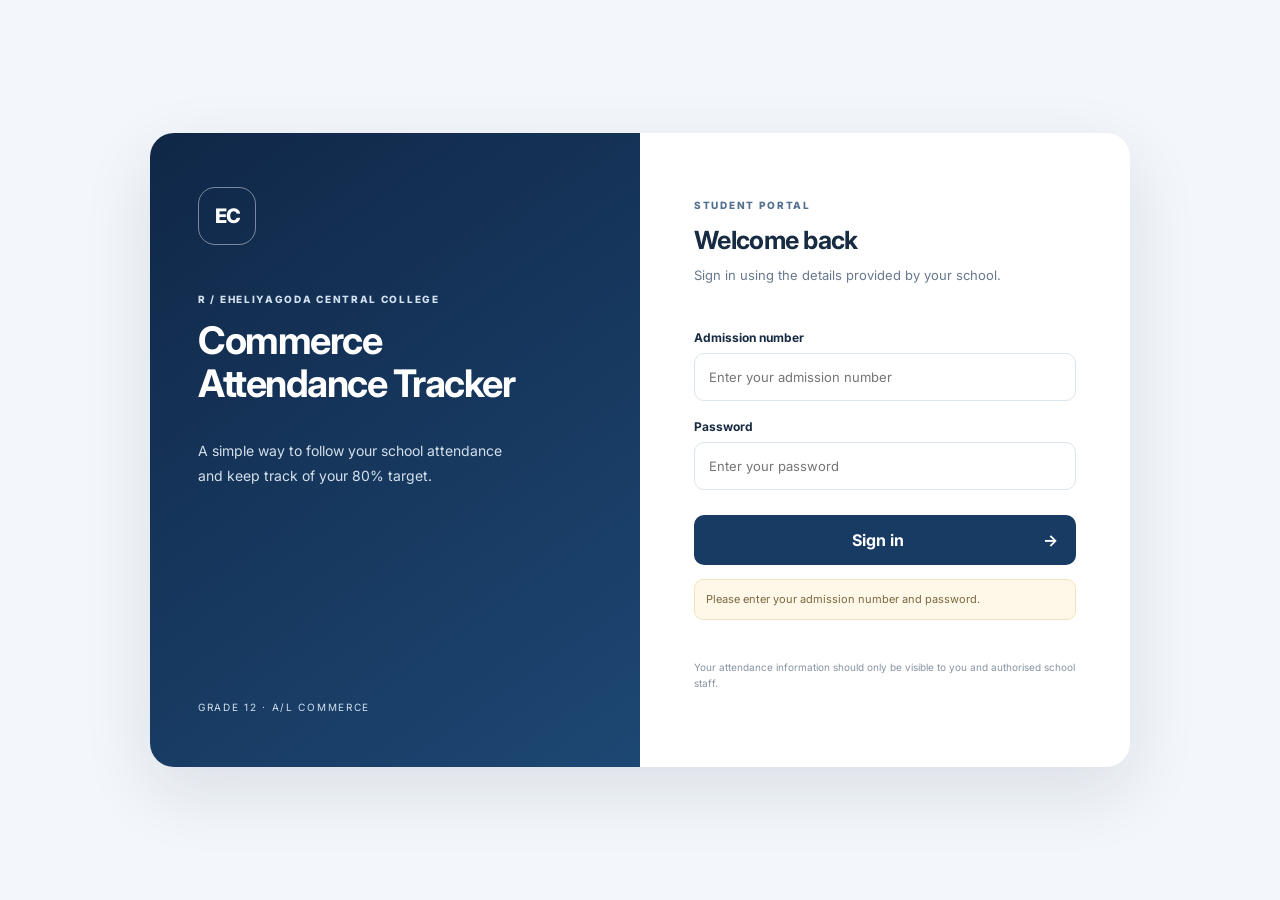
<file: index.html>
<!DOCTYPE html>
<html lang="en">
<head>
  <meta charset="UTF-8">
  <meta name="viewport" content="width=device-width, initial-scale=1.0">
  <title>Student Login | R/Eheliyagoda Central College</title>
  <link rel="stylesheet" href="styles.css">
</head>
<body class="login-page">
  <main class="login-shell">
    <section class="brand-panel">
      <div class="brand-mark">EC</div>
      <p class="eyebrow">R / EHELIYAGODA CENTRAL COLLEGE</p>
      <h1>Commerce<br>Attendance Tracker</h1>
      <p class="brand-copy">A simple way to follow your school attendance and keep track of your 80% target.</p>
      <div class="brand-footer">GRADE 12 · A/L COMMERCE</div>
    </section>

    <section class="login-panel">
      <div class="mobile-brand">EC · EHELIYAGODA CENTRAL COLLEGE</div>
      <p class="eyebrow dark">STUDENT PORTAL</p>
      <h2>Welcome back</h2>
      <p class="muted">Sign in using the details provided by your school.</p>

      <form id="loginForm">
        <label for="admission">Admission number</label>
        <input id="admission" name="admission" type="text"
          autocomplete="username"
          placeholder="Enter your admission number" required>

        <label for="password">Password</label>
        <input id="password" name="password" type="password"
          autocomplete="current-password"
          placeholder="Enter your password" required>

        <button class="primary-btn" id="loginButton" type="submit">
          Sign in <span aria-hidden="true">→</span>
        </button>

        <p id="loginMessage" class="form-message" role="status">
          Please enter your admission number and password.
        </p>
      </form>

      <p class="privacy-note">
        Your attendance information should only be visible to you and authorised school staff.
      </p>
    </section>
  </main>

  <script type="module">
    import { createClient } from
      "https://esm.sh/@supabase/supabase-js@2";

    const SUPABASE_URL =
      "https://rnbgggtivkdytccpzvsg.supabase.co";

    const SUPABASE_PUBLISHABLE_KEY =
      "sb_publishable_Q0gvzQVL7njaiPGlsafH0g_1SA5qrZt";

    const supabase = createClient(
      SUPABASE_URL,
      SUPABASE_PUBLISHABLE_KEY
    );

    const form = document.getElementById("loginForm");
    const message = document.getElementById("loginMessage");
    const button = document.getElementById("loginButton");

    form.addEventListener("submit", async (event) => {
      event.preventDefault();

      const admissionNumber =
        document.getElementById("admission").value.trim();

      const password =
        document.getElementById("password").value;

      message.textContent = "Signing in...";
      button.disabled = true;

      try {
        const { data, error } =
          await supabase.functions.invoke("student-login", {
            body: {
              admission_number: admissionNumber,
              password: password
            }
          });

        if (error) {
          let errorMessage = error.message;

          if (error.context && typeof error.context.json === "function") {
            try {
              const details = await error.context.json();
              errorMessage =
                details.error || details.message || errorMessage;
            } catch (_) {}
          }

          throw new Error(errorMessage);
        }

        if (!data || !data.success || !data.session) {
          throw new Error("Login could not be completed.");
        }

        const { error: sessionError } =
          await supabase.auth.setSession({
            access_token: data.session.access_token,
            refresh_token: data.session.refresh_token
          });

        if (sessionError) {
          throw sessionError;
        }

        message.textContent = "Login successful! Opening dashboard...";

        window.location.href = "dashboard.html";

      } catch (error) {
        console.error("Login error:", error);

        message.textContent =
          error.message || "Login failed. Please try again.";

      } finally {
        button.disabled = false;
      }
    });
  </script>
</body>
</html>
</file>
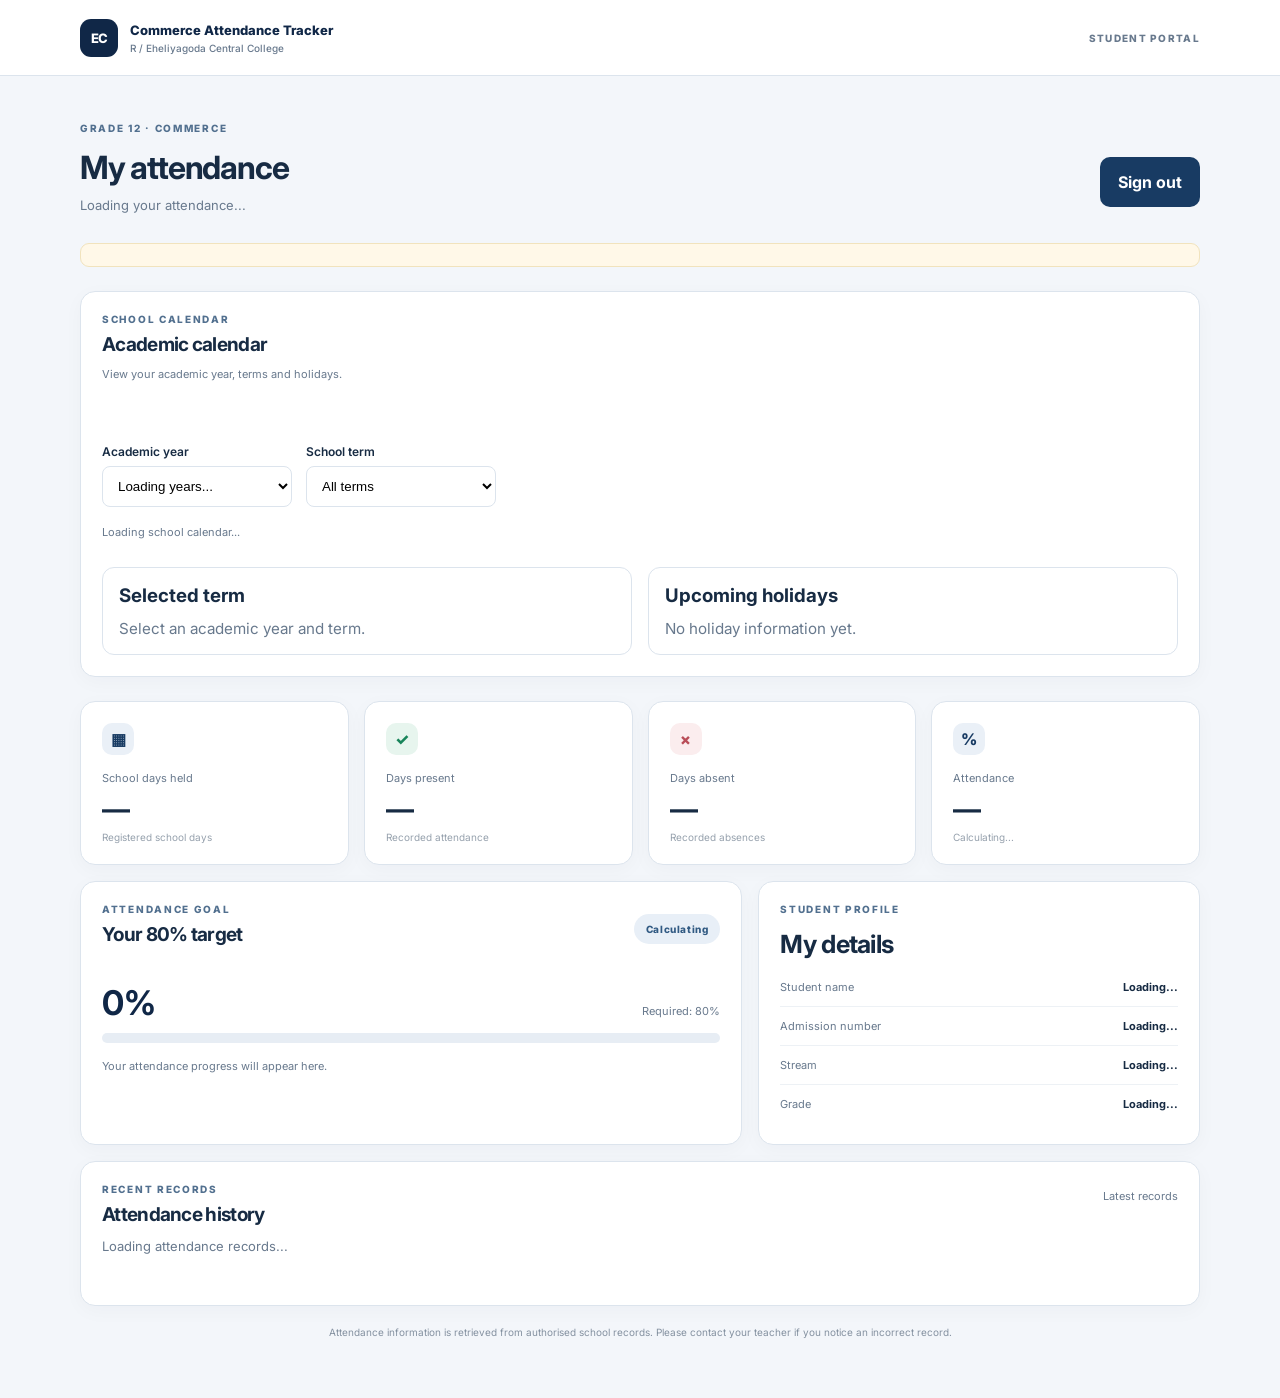
<file: dashboard.html>
<!DOCTYPE html>
<html lang="en">
<head>
  <meta charset="UTF-8">
  <meta name="viewport" content="width=device-width, initial-scale=1.0">
  <title>My Attendance | Commerce Attendance Tracker</title>
  <link rel="stylesheet" href="styles.css">

  <style>
    .calendar-panel { margin: 24px 0; }
    .calendar-controls { display:flex; gap:14px; flex-wrap:wrap; margin:16px 0; }
    .calendar-controls label { display:block; font-weight:600; margin-bottom:7px; }
    .calendar-controls select { min-width:190px; max-width:100%; padding:11px; border:1px solid #dce4ed; border-radius:8px; background:#fff; }
    .calendar-grid { display:grid; grid-template-columns:repeat(auto-fit,minmax(220px,1fr)); gap:16px; margin-top:18px; }
    .calendar-card { padding:16px; border:1px solid #dce4ed; border-radius:12px; background:#fff; }
    .calendar-card h3 { margin:0 0 12px; }
    .calendar-item { padding:10px 0; border-bottom:1px solid #edf1f5; }
    .calendar-item:last-child { border-bottom:0; }
    .calendar-item strong { display:block; }
    .calendar-item small { color:#68798d; }
    .calendar-empty { color:#68798d; font-size:.95rem; }
  </style>
</head>

<body>
  <header class="topbar">
    <a class="brand-small" href="index.html">
      <span class="brand-mark small">EC</span>
      <span>Commerce Attendance Tracker
        <small>R / Eheliyagoda Central College</small>
      </span>
    </a>
    <span class="portal-label">STUDENT PORTAL</span>
  </header>

  <main class="dashboard-wrap">
    <div class="welcome-row">
      <div>
        <p class="eyebrow dark">GRADE 12 · COMMERCE</p>
        <h1>My attendance</h1>
        <p class="muted" id="welcomeMessage">Loading your attendance...</p>
      </div>
      <button id="logoutButton" class="primary-btn" type="button">Sign out</button>
    </div>

    <p id="dashboardMessage" class="form-message" role="status"></p>

    <section class="panel calendar-panel">
      <div class="panel-heading">
        <div>
          <p class="eyebrow dark">SCHOOL CALENDAR</p>
          <h2>Academic calendar</h2>
          <p class="muted small-text">View your academic year, terms and holidays.</p>
        </div>
      </div>

      <div class="calendar-controls">
        <div>
          <label for="academicYearSelect">Academic year</label>
          <select id="academicYearSelect"><option value="">Loading years...</option></select>
        </div>
        <div>
          <label for="termSelect">School term</label>
          <select id="termSelect"><option value="">All terms</option></select>
        </div>
      </div>

      <p id="calendarMessage" class="muted small-text" role="status">Loading school calendar...</p>

      <div class="calendar-grid">
        <div class="calendar-card">
          <h3>Selected term</h3>
          <div id="selectedTermDetails" class="calendar-empty">Select an academic year and term.</div>
        </div>
        <div class="calendar-card">
          <h3>Upcoming holidays</h3>
          <div id="upcomingHolidays" class="calendar-empty">No holiday information yet.</div>
        </div>
      </div>
    </section>

    <section class="stats-grid">
      <article class="stat-card">
        <span class="stat-icon">▦</span>
        <p class="stat-label">School days held</p>
        <strong id="schoolDays">—</strong>
        <small>Registered school days</small>
      </article>

      <article class="stat-card">
        <span class="stat-icon green">✓</span>
        <p class="stat-label">Days present</p>
        <strong id="presentDays">—</strong>
        <small>Recorded attendance</small>
      </article>

      <article class="stat-card">
        <span class="stat-icon red">×</span>
        <p class="stat-label">Days absent</p>
        <strong id="absentDays">—</strong>
        <small>Recorded absences</small>
      </article>

      <article class="stat-card">
        <span class="stat-icon">%</span>
        <p class="stat-label">Attendance</p>
        <strong id="attendanceRate">—</strong>
        <small id="attendanceSummary">Calculating...</small>
      </article>
    </section>

    <section class="content-grid">
      <article class="panel target-panel">
        <div class="panel-heading">
          <div>
            <p class="eyebrow dark">ATTENDANCE GOAL</p>
            <h2>Your 80% target</h2>
          </div>
          <span class="status-pill" id="targetStatus">Calculating</span>
        </div>

        <div class="progress-meta">
          <strong id="progressPercentage">0%</strong>
          <span>Required: 80%</span>
        </div>

        <div class="progress-track">
          <div class="progress-fill" id="progressFill" style="width:0%"></div>
        </div>

        <p class="muted small-text" id="targetMessage">
          Your attendance progress will appear here.
        </p>
      </article>

      <article class="panel profile-panel">
        <p class="eyebrow dark">STUDENT PROFILE</p>
        <h2>My details</h2>

        <div class="profile-line">
          <span>Student name</span>
          <strong id="studentName">Loading...</strong>
        </div>
        <div class="profile-line">
          <span>Admission number</span>
          <strong id="admissionNumber">Loading...</strong>
        </div>
        <div class="profile-line">
          <span>Stream</span>
          <strong id="studentStream">Loading...</strong>
        </div>
        <div class="profile-line">
          <span>Grade</span>
          <strong id="studentGrade">Loading...</strong>
        </div>
      </article>
    </section>

    <section class="panel history-panel">
      <div class="panel-heading">
        <div>
          <p class="eyebrow dark">RECENT RECORDS</p>
          <h2>Attendance history</h2>
        </div>
        <span class="muted small-text">Latest records</span>
      </div>

      <div id="historyList">
        <p class="muted">Loading attendance records...</p>
      </div>
    </section>

    <p class="disclaimer">
      Attendance information is retrieved from authorised school records.
      Please contact your teacher if you notice an incorrect record.
    </p>
  </main>

  <script type="module">
    import { createClient } from "https://esm.sh/@supabase/supabase-js@2";

    const SUPABASE_URL = "https://rnbgggtivkdytccpzvsg.supabase.co";
    const SUPABASE_PUBLISHABLE_KEY = "sb_publishable_Q0gvzQVL7njaiPGlsafH0g_1SA5qrZt";

    const supabase = createClient(SUPABASE_URL, SUPABASE_PUBLISHABLE_KEY);
    const el = (id) => document.getElementById(id);

    let allSchoolDays = [];
    let allAttendance = [];
    let allTerms = [];
    let allHolidays = [];
    let allAcademicYears = [];

    function showMessage(message) {
      el("dashboardMessage").textContent = message;
    }

    function formatDate(dateString) {
      return new Date(dateString + "T00:00:00").toLocaleDateString("en-GB", {
        day: "2-digit",
        month: "short",
        year: "numeric"
      });
    }

    function todayString() {
      const parts = new Intl.DateTimeFormat("en-CA", {
        timeZone: "Asia/Colombo",
        year: "numeric",
        month: "2-digit",
        day: "2-digit"
      }).formatToParts(new Date());

      const values = {};
      parts.forEach(part => {
        values[part.type] = part.value;
      });

      return `${values.year}-${values.month}-${values.day}`;
    }

    function getWeekday(dateString) {
      return new Date(dateString + "T00:00:00").getDay();
    }

    function isWeekend(dateString) {
      const day = getWeekday(dateString);
      return day === 0 || day === 6;
    }

    function isHoliday(dateString, academicYearId) {
      return allHolidays.some(holiday =>
        holiday.holiday_date === dateString &&
        (
          holiday.academic_year_id === null ||
          String(holiday.academic_year_id) === String(academicYearId)
        )
      );
    }

    function isValidSchoolDay(day, academicYearId) {
      if (!day.is_school_day) return false;

      // Weekends count only when explicitly marked as special school days.
      if (isWeekend(day.school_date) && !day.is_special_school_day) {
        return false;
      }

      // A recorded holiday must not be counted as a school day.
      if (isHoliday(day.school_date, academicYearId)) {
        return false;
      }

      return true;
    }

    function addHistoryRecord(date, status) {
      const row = document.createElement("div");
      row.className = "history-row";

      const dot = document.createElement("span");
      dot.className = "date-dot " + (status === "present" ? "present" : "absent");

      const dateText = document.createElement("span");
      dateText.textContent = formatDate(date);

      const statusText = document.createElement("strong");
      statusText.className = status === "present" ? "present-text" : "absent-text";
      statusText.textContent = status.charAt(0).toUpperCase() + status.slice(1);

      row.append(dot, dateText, statusText);
      el("historyList").appendChild(row);
    }

    function renderCalendar() {
      const yearId = el("academicYearSelect").value;
      const termId = el("termSelect").value;

      const year = allAcademicYears.find(item => String(item.id) === yearId);
      const termsForYear = allTerms.filter(term =>
        String(term.academic_year_id) === yearId
      );

      const selectedTerm = termsForYear.find(term =>
        String(term.id) === termId
      ) || null;

      if (!year) {
        el("selectedTermDetails").textContent = "No academic year has been added yet.";
        el("upcomingHolidays").textContent = "No holiday information available.";
        el("calendarMessage").textContent = "Your school has not added an academic year yet.";
        renderAttendance(null, null);
        return;
      }

      const rangeStart = selectedTerm?.start_date || year.start_date;
      const rangeEnd = selectedTerm?.end_date || year.end_date;

      el("selectedTermDetails").replaceChildren();

      const title = document.createElement("strong");
      title.textContent = selectedTerm ? selectedTerm.term_name : "All terms";

      const dates = document.createElement("p");
      dates.className = "muted";
      dates.textContent = formatDate(rangeStart) + " – " + formatDate(rangeEnd);

      const yearText = document.createElement("p");
      yearText.className = "muted small-text";
      yearText.textContent = "Academic year: " + year.year_name;

      el("selectedTermDetails").append(title, dates, yearText);

      const holidays = allHolidays
        .filter(item =>
          item.academic_year_id === null ||
          String(item.academic_year_id) === yearId
        )
        .filter(item =>
          item.holiday_date >= rangeStart &&
          item.holiday_date <= rangeEnd
        )
        .filter(item => item.holiday_date >= todayString())
        .sort((a, b) => a.holiday_date.localeCompare(b.holiday_date));

      el("upcomingHolidays").replaceChildren();

      if (holidays.length === 0) {
        el("upcomingHolidays").textContent =
          "No upcoming holidays recorded for this period.";
      } else {
        holidays.forEach(holiday => {
          const item = document.createElement("div");
          item.className = "calendar-item";

          const name = document.createElement("strong");
          name.textContent = holiday.holiday_name;

          const date = document.createElement("small");
          date.textContent =
            formatDate(holiday.holiday_date) + " · " + holiday.holiday_type;

          item.append(name, date);
          el("upcomingHolidays").appendChild(item);
        });
      }

      el("calendarMessage").textContent =
        "Weekends are excluded unless your teacher marks them as special school days. Registered holidays are excluded from attendance calculations.";

      renderAttendance(
        { start: rangeStart, end: rangeEnd },
        year.id
      );
    }

    function renderAttendance(range, academicYearId) {
      const days = allSchoolDays.filter(day => {
        const inRange = !range ||
          (day.school_date >= range.start && day.school_date <= range.end);

        return inRange && isValidSchoolDay(day, academicYearId);
      });

      const validDates = new Set(days.map(day => day.school_date));

      const records = allAttendance.filter(record => {
        const inRange = !range ||
          (record.school_date >= range.start && record.school_date <= range.end);

        return inRange && validDates.has(record.school_date);
      });

      const present = records.filter(record => record.status === "present").length;
      const absent = records.filter(record => record.status === "absent").length;
      const totalDays = days.length;

      const percentage = totalDays > 0
        ? (present / totalDays) * 100
        : 0;

      const roundedPercentage = Math.round(percentage);

      el("schoolDays").textContent = totalDays;
      el("presentDays").textContent = present;
      el("absentDays").textContent = absent;
      el("attendanceRate").textContent = roundedPercentage + "%";
      el("attendanceSummary").textContent =
        present + " of " + totalDays + " school days";

      el("progressPercentage").textContent = roundedPercentage + "%";
      el("progressFill").style.width = Math.min(percentage, 100) + "%";

      if (totalDays === 0) {
        el("targetStatus").textContent = "No school days";
        el("targetMessage").textContent =
          "No valid school days have been registered for this period yet.";
      } else if (percentage >= 80) {
        el("targetStatus").textContent = "Target reached";
        el("targetMessage").textContent =
          "You have reached the 80% attendance target for this period.";
      } else {
        const needed = Math.max(
          0,
          Math.ceil((0.8 * totalDays - present) / 0.2)
        );

        el("targetStatus").textContent = "Below target";
        el("targetMessage").textContent =
          "You need approximately " + needed +
          " consecutive present school days to reach 80%, assuming no additional absences.";
      }

      el("historyList").replaceChildren();

      if (records.length === 0) {
        el("historyList").textContent =
          "No attendance records available for this period yet.";
      } else {
        records.slice()
          .sort((a, b) => b.school_date.localeCompare(a.school_date))
          .slice(0, 10)
          .forEach(record =>
            addHistoryRecord(record.school_date, record.status)
          );
      }
    }

    async function loadCalendar() {
      const [yearsResult, termsResult, holidaysResult] = await Promise.all([
        supabase.from("academic_years")
          .select("id, year_name, start_date, end_date")
          .order("start_date", { ascending: false }),

        supabase.from("school_terms")
          .select("id, academic_year_id, term_name, start_date, end_date")
          .order("start_date"),

        supabase.from("school_holidays")
          .select("id, academic_year_id, holiday_name, holiday_date, holiday_type")
          .order("holiday_date")
      ]);

      if (yearsResult.error) throw yearsResult.error;
      if (termsResult.error) throw termsResult.error;
      if (holidaysResult.error) throw holidaysResult.error;

      allAcademicYears = yearsResult.data || [];
      allTerms = termsResult.data || [];
      allHolidays = holidaysResult.data || [];

      const yearSelect = el("academicYearSelect");
      yearSelect.replaceChildren();

      if (allAcademicYears.length === 0) {
        yearSelect.add(new Option("No academic years", ""));
        el("termSelect").replaceChildren(new Option("All terms", ""));
        renderCalendar();
        return;
      }

      allAcademicYears.forEach(year => {
        yearSelect.add(new Option(year.year_name, year.id));
      });

      const today = todayString();

      const currentYear = allAcademicYears.find(year =>
        year.start_date <= today && year.end_date >= today
      ) || allAcademicYears[0];

      yearSelect.value = String(currentYear.id);
      updateTermOptions(true);
    }

    function updateTermOptions(chooseCurrent) {
      const yearId = el("academicYearSelect").value;

      const terms = allTerms.filter(term =>
        String(term.academic_year_id) === yearId
      );

      const termSelect = el("termSelect");
      termSelect.replaceChildren();
      termSelect.add(new Option("All terms", ""));

      terms.forEach(term => {
        termSelect.add(new Option(term.term_name, term.id));
      });

      if (chooseCurrent) {
        const today = todayString();

        const current = terms.find(term =>
          term.start_date <= today && term.end_date >= today
        );

        if (current) {
          termSelect.value = String(current.id);
        }
      }

      renderCalendar();
    }

    async function loadDashboard() {
      try {
        const { data: sessionData, error: sessionError } =
          await supabase.auth.getSession();

        if (sessionError) throw sessionError;

        const session = sessionData.session;

        if (!session) {
          window.location.replace("index.html");
          return;
        }

        const user = session.user;

        const { data: student, error: studentError } = await supabase
          .from("students")
          .select("id, full_name, admission_number, grade, stream")
          .eq("auth_user_id", user.id)
          .maybeSingle();

        if (studentError) throw studentError;

        if (!student) {
          throw new Error("Student profile not found. Please contact your teacher.");
        }

        el("studentName").textContent = student.full_name;
        el("admissionNumber").textContent = student.admission_number;
        el("studentStream").textContent = student.stream;
        el("studentGrade").textContent = student.grade;

        el("welcomeMessage").textContent =
          "Welcome, " + student.full_name +
          ". Here is your attendance overview.";

        const [daysResult, attendanceResult] = await Promise.all([
          supabase.from("school_days")
            .select("school_date, is_school_day, is_special_school_day")
            .eq("is_school_day", true),

          supabase.from("attendance")
            .select("school_date, status")
            .eq("student_id", student.id)
            .order("school_date", { ascending: false })
        ]);

        if (daysResult.error) throw daysResult.error;
        if (attendanceResult.error) throw attendanceResult.error;

        allSchoolDays = daysResult.data || [];
        allAttendance = attendanceResult.data || [];

        await loadCalendar();

      } catch (error) {
        console.error("Dashboard error:", error);
        showMessage(error.message || "Could not load dashboard data.");
      }
    }

    el("academicYearSelect").addEventListener("change", () => {
      updateTermOptions(true);
    });

    el("termSelect").addEventListener("change", renderCalendar);

    el("logoutButton").addEventListener("click", async () => {
      el("logoutButton").disabled = true;

      const { error } = await supabase.auth.signOut();

      if (error) {
        showMessage("Could not sign out. Please try again.");
        el("logoutButton").disabled = false;
        return;
      }

      window.location.replace("index.html");
    });

    loadDashboard();
  </script>
</body>
</html>
</file>
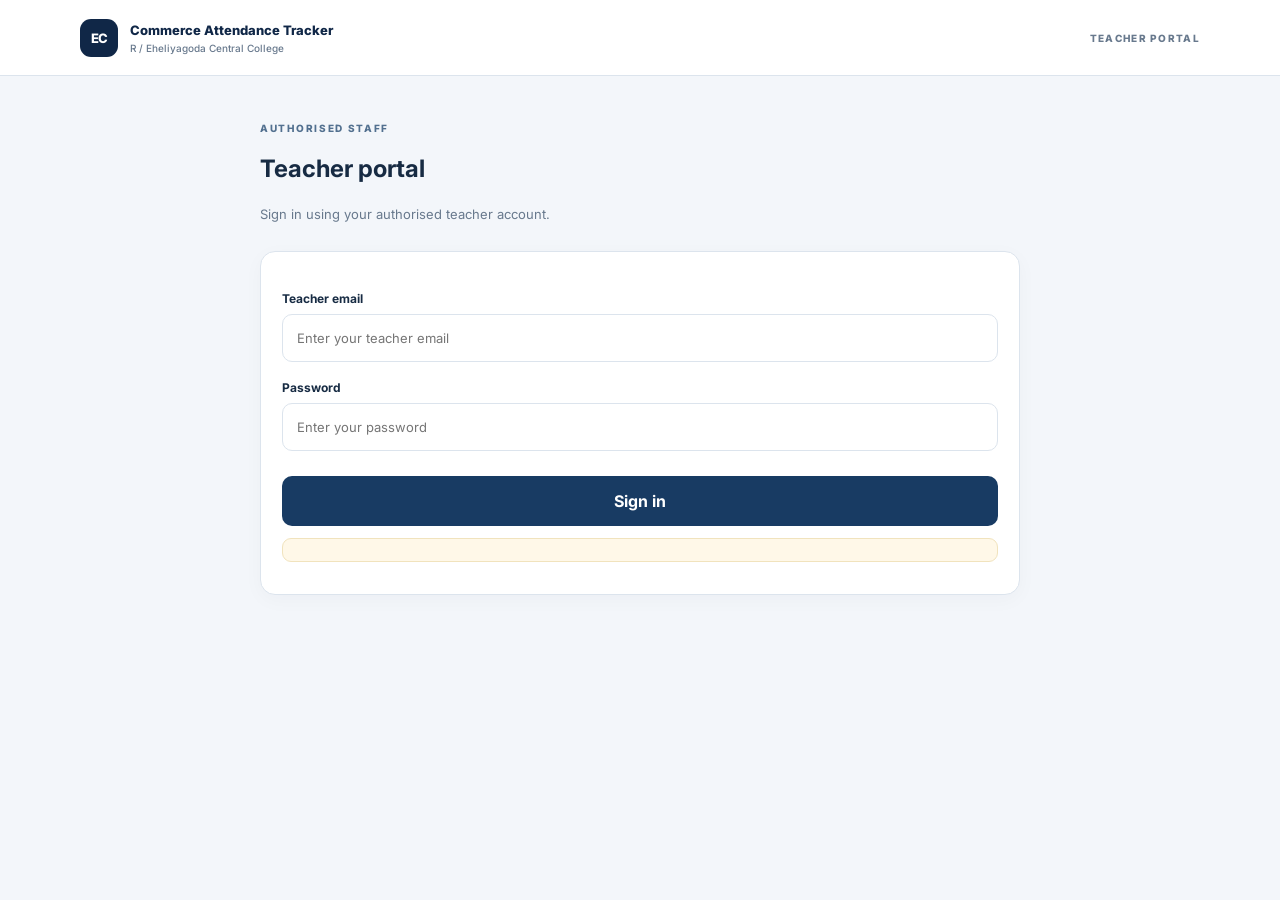
<file: teacher.html>
<!DOCTYPE html>
<html lang="en">
<head>
  <meta charset="UTF-8">
  <meta name="viewport" content="width=device-width, initial-scale=1.0">
  <title>Teacher Portal | Commerce Attendance Tracker</title>
  <link rel="stylesheet" href="styles.css">

  <style>
    .tool-section { margin-top: 24px; }
    .form-message { margin-top: 12px; }
    .qr-result {
      margin-top: 20px;
      padding: 20px;
      border: 1px solid #dce4ed;
      border-radius: 12px;
      text-align: center;
      background: #fff;
    }
    .qr-result canvas {
      display: block;
      margin: 16px auto;
      max-width: 100%;
    }
    .qr-result[hidden] { display: none; }
    .scanner-box {
      margin: 18px 0;
      padding: 18px;
      border: 1px solid #dce4ed;
      border-radius: 12px;
      background: #fff;
    }
    #reader {
      width: 100%;
      max-width: 450px;
      margin: 18px auto;
    }
    #reader video { border-radius: 10px; }
    .scanner-buttons {
      display: flex;
      gap: 10px;
      flex-wrap: wrap;
      margin-top: 15px;
    }
    .scanner-buttons button { flex: 1; min-width: 130px; }
    .scan-message {
      padding: 12px;
      margin-top: 15px;
      border-radius: 8px;
      background: #f3f6fa;
      overflow-wrap: anywhere;
    }
    .scan-message.success { background: #e8f7ed; color: #176b37; }
    .scan-message.error { background: #fff0f0; color: #a32121; }
    .secondary-btn {
      padding: 12px 18px;
      border: 1px solid #183b63;
      border-radius: 8px;
      background: #fff;
      color: #183b63;
      font-weight: 600;
      cursor: pointer;
    }
    button:disabled { opacity: 0.6; cursor: not-allowed; }
    .section-divider {
      margin: 28px 0;
      border: 0;
      border-top: 1px solid #dce4ed;
    }
    .calendar-grid {
      display: grid;
      grid-template-columns: repeat(auto-fit, minmax(230px, 1fr));
      gap: 18px;
      margin-top: 16px;
    }
    .calendar-card {
      padding: 16px;
      border: 1px solid #dce4ed;
      border-radius: 12px;
      background: #fff;
    }
    .calendar-card h4 { margin: 0 0 12px; color: #183b63; }
    .calendar-card label {
      display: block;
      margin: 10px 0 6px;
      font-weight: 600;
    }
    .calendar-card input, .calendar-card select {
      width: 100%;
      box-sizing: border-box;
      margin-bottom: 8px;
    }
    .calendar-list { margin-top: 12px; }
    .calendar-item {
      display: flex;
      justify-content: space-between;
      align-items: center;
      gap: 12px;
      padding: 12px 0;
      border-bottom: 1px solid #e5ebf2;
    }
    .calendar-item:last-child { border-bottom: 0; }
    .calendar-item small {
      display: block;
      color: #68798d;
      margin-top: 4px;
    }
    .calendar-item button { flex-shrink: 0; }
    .calendar-status { margin-top: 10px; color: #68798d; }
  </style>
</head>

<body>

<header class="topbar">
  <a class="brand-small" href="index.html">
    <span class="brand-mark small">EC</span>
    <span>
      Commerce Attendance Tracker
      <small>R / Eheliyagoda Central College</small>
    </span>
  </a>
  <span class="portal-label">TEACHER PORTAL</span>
</header>

<main class="dashboard-wrap narrow">

  <!-- TEACHER LOGIN -->
  <section id="loginSection">
    <p class="eyebrow dark">AUTHORISED STAFF</p>
    <h1>Teacher portal</h1>
    <p class="muted">Sign in using your authorised teacher account.</p>

    <section class="panel">
      <form id="teacherLoginForm">
        <label for="teacherEmail">Teacher email</label>
        <input id="teacherEmail" type="email"
          placeholder="Enter your teacher email"
          autocomplete="username" required>

        <label for="teacherPassword">Password</label>
        <input id="teacherPassword" type="password"
          placeholder="Enter your password"
          autocomplete="current-password" required>

        <button class="primary-btn" id="loginButton" type="submit">
          Sign in
        </button>
        <p id="loginMessage" class="form-message" role="status"></p>
      </form>
    </section>
  </section>

  <!-- TEACHER DASHBOARD -->
  <section id="teacherSection" hidden>
    <p class="eyebrow dark">AUTHORISED STAFF</p>
    <h1>Teacher portal</h1>
    <p class="muted">Commerce Attendance Tracker · Grade 12</p>

    <section class="panel">
      <h2>Welcome, Teacher</h2>
      <p class="muted" id="teacherEmailDisplay"></p>

      <!-- QR SCANNER -->
      <div class="tool-section">
        <h3>Scan Student QR Code</h3>
        <p class="muted">Scan a registered student's QR code to record attendance.</p>

        <div class="scanner-box">
          <div id="reader"></div>

          <div class="scanner-buttons">
            <button class="primary-btn" id="startScannerButton" type="button">
              Start Scanner
            </button>
            <button class="secondary-btn" id="stopScannerButton"
              type="button" disabled>
              Stop Scanner
            </button>
          </div>

          <p id="scanMessage" class="scan-message" role="status" aria-live="polite">
            Press Start Scanner to begin.
          </p>
        </div>
      </div>

      <hr class="section-divider">

      <!-- STUDENT REGISTRATION -->
      <div class="tool-section">
        <h3>Register a New Student</h3>
        <p class="muted">Create a student account and generate their unique QR code.</p>

        <form id="studentForm">
          <label for="admissionNumber">Admission Number</label>
          <input id="admissionNumber" type="text"
            placeholder="Enter admission number" required>

          <label for="fullName">Student Full Name</label>
          <input id="fullName" type="text"
            placeholder="Enter student's full name" required>

          <label for="studentPassword">Student Password</label>
          <input id="studentPassword" type="password"
            placeholder="Create a password (minimum 8 characters)"
            minlength="8" maxlength="128" required>

          <button class="primary-btn" id="createStudentButton" type="submit">
            Create Student Account
          </button>
          <p id="studentMessage" class="form-message" role="status"></p>
        </form>

        <div id="qrResult" class="qr-result" hidden>
          <h3>Student Registered Successfully</h3>
          <p id="registeredStudentName"></p>
          <p class="muted">Student's unique attendance QR code</p>
          <canvas id="qrCanvas"></canvas>
          <p class="muted">Save or print this QR code and give it to the student.</p>
          <button class="primary-btn" id="printQrButton" type="button">
            Print QR Code
          </button>
        </div>
      </div>

      <hr class="section-divider">

      <!-- SCHOOL CALENDAR MANAGEMENT -->
      <div class="tool-section" id="calendarManagement">
        <h3>School Calendar Management</h3>
        <p class="muted">
          Manage academic years, school terms and holidays.
          Students can view this calendar from their dashboard.
        </p>

        <div class="calendar-grid">

          <div class="calendar-card">
            <h4>Add Academic Year</h4>
            <form id="academicYearForm">
              <label for="yearName">Academic year</label>
              <input id="yearName" type="text"
                placeholder="e.g. 2026" required maxlength="20">

              <label for="yearStartDate">Start date</label>
              <input id="yearStartDate" type="date" required>

              <label for="yearEndDate">End date</label>
              <input id="yearEndDate" type="date" required>

              <button class="primary-btn" id="saveYearButton" type="submit">
                Save Academic Year
              </button>
            </form>
            <p class="form-message" id="yearMessage" role="status"></p>
          </div>

          <div class="calendar-card">
            <h4>Add School Term</h4>
            <form id="termForm">
              <label for="termYear">Academic year</label>
              <select id="termYear" required>
                <option value="">Select academic year</option>
              </select>

              <label for="termName">Term name</label>
              <select id="termName" required>
                <option value="">Select term</option>
                <option value="Term 1">Term 1</option>
                <option value="Term 2">Term 2</option>
                <option value="Term 3">Term 3</option>
              </select>

              <label for="termStartDate">Start date</label>
              <input id="termStartDate" type="date" required>

              <label for="termEndDate">End date</label>
              <input id="termEndDate" type="date" required>

              <button class="primary-btn" id="saveTermButton" type="submit">
                Save Term
              </button>
            </form>
            <p class="form-message" id="termMessage" role="status"></p>
          </div>

          <div class="calendar-card">
            <h4>Add Holiday</h4>
            <form id="holidayForm">
              <label for="holidayYear">Academic year (optional)</label>
              <select id="holidayYear">
                <option value="">Not linked to a year</option>
              </select>

              <label for="holidayName">Holiday name</label>
              <input id="holidayName" type="text"
                placeholder="e.g. Public Holiday" required maxlength="100">

              <label for="holidayDate">Holiday date</label>
              <input id="holidayDate" type="date" required>

              <label for="holidayType">Holiday type</label>
              <select id="holidayType" required>
                <option value="Public Holiday">Public Holiday</option>
                <option value="School Holiday">School Holiday</option>
                <option value="Special Holiday">Special Holiday</option>
                <option value="Other">Other</option>
              </select>

              <button class="primary-btn" id="saveHolidayButton" type="submit">
                Save Holiday
              </button>
            </form>
            <p class="form-message" id="holidayMessage" role="status"></p>
          </div>
        </div>

        <!-- SCHOOL DAY MANAGEMENT -->
        <div class="calendar-card" style="margin-top:18px">
          <h4>Manage School Days</h4>
          <p class="muted">
            Mark normal school days, special weekend school days,
            and non-school days.
          </p>

          <form id="schoolDayForm">
            <label for="schoolDayDate">Select date</label>
            <input id="schoolDayDate" type="date" required>

            <label for="schoolDayStatus">Day status</label>
            <select id="schoolDayStatus" required>
              <option value="school">School Day</option>
              <option value="non-school">Non-school Day</option>
            </select>

            <button class="primary-btn" id="saveSchoolDayButton" type="submit">
              Save School Day
            </button>
          </form>

          <p id="schoolDayMessage" class="form-message" role="status"></p>

          <hr class="section-divider">

          <h4>Saved School Days</h4>
          <div id="schoolDaysList" class="calendar-list">Loading...</div>
        </div>

        <div class="calendar-card" style="margin-top:18px">
          <h4>Saved Academic Years</h4>
          <div id="academicYearsList" class="calendar-list">Loading...</div>
        </div>

        <div class="calendar-card" style="margin-top:18px">
          <h4>Saved School Terms</h4>
          <div id="schoolTermsList" class="calendar-list">Loading...</div>
        </div>

        <div class="calendar-card" style="margin-top:18px">
          <h4>Saved Holidays</h4>
          <div id="schoolHolidaysList" class="calendar-list">Loading...</div>
        </div>

        <p id="calendarLoadMessage" class="calendar-status" role="status"></p>
      </div>

      <!-- OTHER TOOLS -->
      <h3>Other Teacher Tools</h3>
      <ul class="feature-list">
        <li>View registered Commerce students</li>
        <li>Scan student QR IDs to record attendance</li>
        <li>Review attendance and correct mistakes</li>
        <li>Manage registered school days</li>
      </ul>

      <button class="primary-btn" id="logoutButton" type="button">
        Sign out
      </button>
    </section>
  </section>
</main>

<script type="module">
import { createClient } from "https://esm.sh/@supabase/supabase-js@2";
import QRCode from "https://esm.sh/qrcode@1.5.4";
import { Html5Qrcode } from "https://esm.sh/html5-qrcode@2.3.8";

// SUPABASE CONFIGURATION
const SUPABASE_URL = "https://rnbgggtivkdytccpzvsg.supabase.co";
const SUPABASE_PUBLISHABLE_KEY = "sb_publishable_Q0gvzQVL7njaiPGlsafH0g_1SA5qrZt";

const supabase = createClient(SUPABASE_URL, SUPABASE_PUBLISHABLE_KEY);

// PAGE ELEMENTS
const loginSection = document.getElementById("loginSection");
const teacherSection = document.getElementById("teacherSection");
const loginMessage = document.getElementById("loginMessage");
const studentMessage = document.getElementById("studentMessage");
const scanMessage = document.getElementById("scanMessage");
const calendarMessage = document.getElementById("calendarLoadMessage");

// SCANNER VARIABLES
let html5QrCode = null;
let scannerRunning = false;
let scanProcessing = false;

// HTML ESCAPE
function escapeHtml(value) {
  return String(value ?? "").replace(/[&<>"']/g, char => ({
    "&": "&amp;", "<": "&lt;", ">": "&gt;", '"': "&quot;", "'": "&#39;"
  })[char]);
}

function escapeCalendarText(value) {
  return escapeHtml(value);
}

function formatDate(dateValue) {
  if (!dateValue) return "";
  const date = new Date(dateValue + "T00:00:00");
  return date.toLocaleDateString(undefined, {
    year: "numeric", month: "short", day: "numeric"
  });
}

// CHECK TEACHER SESSION
async function checkTeacher() {
  const { data, error } = await supabase.auth.getSession();
  if (error) throw error;

  const session = data.session;

  if (!session) {
    loginSection.hidden = false;
    teacherSection.hidden = true;
    return;
  }

  const { data: roleData, error: roleError } = await supabase
    .from("user_roles")
    .select("role")
    .eq("user_id", session.user.id)
    .maybeSingle();

  if (roleError) throw roleError;

  if (roleData?.role !== "teacher") {
    await supabase.auth.signOut();
    loginSection.hidden = false;
    teacherSection.hidden = true;
    loginMessage.textContent = "Teacher access required.";
    return;
  }

  loginSection.hidden = true;
  teacherSection.hidden = false;

  document.getElementById("teacherEmailDisplay").textContent =
    session.user.email || "Authorised teacher";

  await loadCalendarData();
  await loadSchoolDays();
}

// TEACHER LOGIN
document.getElementById("teacherLoginForm").addEventListener("submit", async event => {
  event.preventDefault();

  const email = document.getElementById("teacherEmail").value.trim();
  const password = document.getElementById("teacherPassword").value;
  const button = document.getElementById("loginButton");

  button.disabled = true;
  loginMessage.textContent = "Checking teacher account...";

  try {
    const { error } = await supabase.auth.signInWithPassword({ email, password });
    if (error) throw error;

    await checkTeacher();
    if (!teacherSection.hidden) loginMessage.textContent = "";
  } catch (error) {
    console.error("Teacher login error:", error);
    loginMessage.textContent = error.message || "Could not sign in.";
  } finally {
    button.disabled = false;
  }
});

// STUDENT REGISTRATION
document.getElementById("studentForm").addEventListener("submit", async event => {
  event.preventDefault();

  const button = document.getElementById("createStudentButton");
  const admission_number = document.getElementById("admissionNumber").value.trim();
  const full_name = document.getElementById("fullName").value.trim();
  const password = document.getElementById("studentPassword").value;

  button.disabled = true;
  studentMessage.textContent = "Creating student account...";
  document.getElementById("qrResult").hidden = true;

  try {
    const { data: sessionData, error: sessionError } = await supabase.auth.getSession();
    if (sessionError) throw sessionError;

    const session = sessionData.session;
    if (!session?.access_token) {
      throw new Error("Teacher session expired. Please sign in again.");
    }

    const { data: roleData, error: roleError } = await supabase
      .from("user_roles")
      .select("role")
      .eq("user_id", session.user.id)
      .maybeSingle();

    if (roleError) throw roleError;
    if (roleData?.role !== "teacher") throw new Error("Teacher access required.");

    const { data, error } = await supabase.functions.invoke("create-student", {
      body: { admission_number, full_name, password },
      headers: { Authorization: `Bearer ${session.access_token}` }
    });

    if (error) {
      let details = null;
      try {
        if (error.context) details = await error.context.json();
      } catch (_) {}

      console.error("Student registration response:", details || error);
      throw new Error(
        details?.error || details?.detail?.message ||
        error.message || "Student registration failed."
      );
    }

    const student = data?.student;
    if (!student?.qr_token) {
      throw new Error(data?.error || "Student details were not returned.");
    }

    document.getElementById("registeredStudentName").textContent =
      student.full_name + " · " + student.admission_number;

    await QRCode.toCanvas(document.getElementById("qrCanvas"), student.qr_token, {
      width: 240,
      margin: 2,
      errorCorrectionLevel: "H"
    });

    document.getElementById("qrResult").hidden = false;
    studentMessage.textContent = "Student account created successfully.";
    document.getElementById("studentForm").reset();

  } catch (error) {
    console.error("Student registration error:", error);
    studentMessage.textContent = error.message || "Could not create student account.";
  } finally {
    button.disabled = false;
  }
});

// PRINT QR CODE
document.getElementById("printQrButton").addEventListener("click", () => {
  const canvas = document.getElementById("qrCanvas");
  const image = canvas.toDataURL("image/png");
  const name = document.getElementById("registeredStudentName").textContent;
  const printWindow = window.open("", "_blank");

  if (!printWindow) {
    alert("Please allow pop-ups to print the QR code.");
    return;
  }

  printWindow.document.write(`
    <!DOCTYPE html>
    <html>
    <head><title>Student QR Code</title></head>
    <body style="font-family:Arial;text-align:center;padding:30px">
      <h2>Commerce Attendance Tracker</h2>
      <p>${escapeHtml(name)}</p>
      <img src="${image}" width="240" height="240">
      <p>R / Eheliyagoda Central College</p>
      <script>window.onload = () => window.print();<\/script>
    </body>
    </html>
  `);
  printWindow.document.close();
});

// SCAN MESSAGE
function showScanMessage(message, type = "") {
  scanMessage.textContent = message;
  scanMessage.className = "scan-message";
  if (type) scanMessage.classList.add(type);
}

// STOP SCANNER
async function stopScanner() {
  if (html5QrCode && scannerRunning) {
    try {
      await html5QrCode.stop();
    } catch (error) {
      console.warn("Scanner stop:", error);
    }
    scannerRunning = false;
  }

  document.getElementById("startScannerButton").disabled = false;
  document.getElementById("stopScannerButton").disabled = true;
}

// START SCANNER
document.getElementById("startScannerButton").addEventListener("click", async () => {
  const startButton = document.getElementById("startScannerButton");
  const stopButton = document.getElementById("stopScannerButton");

  startButton.disabled = true;
  showScanMessage("Starting camera... Please allow camera access.");

  try {
    if (!html5QrCode) html5QrCode = new Html5Qrcode("reader");

    await html5QrCode.start(
      { facingMode: "environment" },
      { fps: 10, qrbox: { width: 250, height: 250 } },
      async decodedText => {
        if (scanProcessing) return;
        scanProcessing = true;
        await stopScanner();
        await recordAttendance(decodedText);
        scanProcessing = false;
      },
      () => {}
    );

    scannerRunning = true;
    stopButton.disabled = false;
    showScanMessage("Camera is active. Point it at a student's QR code.");

  } catch (error) {
    console.error("QR scanner error:", error);
    startButton.disabled = false;
    stopButton.disabled = true;
    showScanMessage(
      "Could not start camera. Check camera permission and try again.",
      "error"
    );
  }
});

// STOP BUTTON
document.getElementById("stopScannerButton").addEventListener("click", async () => {
  await stopScanner();
  showScanMessage("Scanner stopped.");
});

// RECORD ATTENDANCE
async function recordAttendance(qrToken) {
  showScanMessage("QR code detected. Recording attendance...");

  try {
    const { data: sessionData, error: sessionError } = await supabase.auth.getSession();
    if (sessionError) throw sessionError;

    const session = sessionData.session;
    if (!session?.access_token) {
      throw new Error("Your teacher session has expired. Please sign in again.");
    }

    const { data: roleData, error: roleError } = await supabase
      .from("user_roles")
      .select("role")
      .eq("user_id", session.user.id)
      .maybeSingle();

    if (roleError) throw roleError;
    if (roleData?.role !== "teacher") throw new Error("Teacher access required.");

    const { data, error } = await supabase.functions.invoke("mark-attendance", {
      body: { qr_token: qrToken },
      headers: { Authorization: `Bearer ${session.access_token}` }
    });

    if (error) {
      let details = null;
      try {
        if (error.context) details = await error.context.json();
      } catch (_) {}

      console.error("Attendance response:", details || error);
      throw new Error(
        details?.error || details?.detail?.message ||
        error.message || "Could not record attendance."
      );
    }

    if (data?.error) throw new Error(data.error);

    showScanMessage(
      data?.message || "Attendance recorded successfully!",
      "success"
    );

  } catch (error) {
    console.error("Attendance error:", error);
    showScanMessage(error.message || "Attendance recording failed.", "error");
  }
}

// SCHOOL CALENDAR MESSAGES
function setCalendarMessage(message, isError = false) {
  calendarMessage.textContent = message;
  calendarMessage.style.color = isError ? "#a32121" : "#68798d";
}

// LOAD SCHOOL CALENDAR
async function loadCalendarData() {
  setCalendarMessage("Loading school calendar...");

  try {
    const [yearsResult, termsResult, holidaysResult] = await Promise.all([
      supabase.from("academic_years")
        .select("id, year_name, start_date, end_date")
        .order("start_date", { ascending: false }),

      supabase.from("school_terms")
        .select("id, academic_year_id, term_name, start_date, end_date")
        .order("start_date", { ascending: true }),

      supabase.from("school_holidays")
        .select("id, academic_year_id, holiday_name, holiday_date, holiday_type")
        .order("holiday_date", { ascending: true })
    ]);

    if (yearsResult.error) throw yearsResult.error;
    if (termsResult.error) throw termsResult.error;
    if (holidaysResult.error) throw holidaysResult.error;

    const years = yearsResult.data || [];
    const terms = termsResult.data || [];
    const holidays = holidaysResult.data || [];

    const yearOptions = years.map(year =>
      `<option value="${year.id}">${escapeCalendarText(year.year_name)}</option>`
    ).join("");

    document.getElementById("termYear").innerHTML =
      '<option value="">Select academic year</option>' + yearOptions;

    document.getElementById("holidayYear").innerHTML =
      '<option value="">Not linked to a year</option>' + yearOptions;

    const yearNameById = Object.fromEntries(
      years.map(year => [String(year.id), year.year_name])
    );

    document.getElementById("academicYearsList").innerHTML = years.length
      ? years.map(year => `
          <div class="calendar-item">
            <div>
              <strong>${escapeCalendarText(year.year_name)}</strong>
              <small>${formatDate(year.start_date)} – ${formatDate(year.end_date)}</small>
            </div>
            <button class="secondary-btn" type="button" data-delete-year="${year.id}">Delete</button>
          </div>`).join("")
      : "<p>No academic years added yet.</p>";

    document.getElementById("schoolTermsList").innerHTML = terms.length
      ? terms.map(term => `
          <div class="calendar-item">
            <div>
              <strong>${escapeCalendarText(term.term_name)}</strong>
              <small>${escapeCalendarText(yearNameById[String(term.academic_year_id)] || "Academic year")} · ${formatDate(term.start_date)} – ${formatDate(term.end_date)}</small>
            </div>
            <button class="secondary-btn" type="button" data-delete-term="${term.id}">Delete</button>
          </div>`).join("")
      : "<p>No school terms added yet.</p>";

    document.getElementById("schoolHolidaysList").innerHTML = holidays.length
      ? holidays.map(holiday => `
          <div class="calendar-item">
            <div>
              <strong>${escapeCalendarText(holiday.holiday_name)}</strong>
              <small>${formatDate(holiday.holiday_date)} · ${escapeCalendarText(holiday.holiday_type)}${holiday.academic_year_id ? " · " + escapeCalendarText(yearNameById[String(holiday.academic_year_id)] || "") : ""}</small>
            </div>
            <button class="secondary-btn" type="button" data-delete-holiday="${holiday.id}">Delete</button>
          </div>`).join("")
      : "<p>No holidays added yet.</p>";

    setCalendarMessage("School calendar loaded.");

  } catch (error) {
    console.error("Calendar load error:", error);
    setCalendarMessage(
      error.message || "Could not load school calendar. Check database permissions.",
      true
    );
  }
}

// ADD ACADEMIC YEAR
document.getElementById("academicYearForm").addEventListener("submit", async event => {
  event.preventDefault();

  const button = document.getElementById("saveYearButton");
  const message = document.getElementById("yearMessage");

  const year_name = document.getElementById("yearName").value.trim();
  const start_date = document.getElementById("yearStartDate").value;
  const end_date = document.getElementById("yearEndDate").value;

  if (end_date < start_date) {
    message.textContent = "End date must be on or after the start date.";
    return;
  }

  button.disabled = true;
  message.textContent = "Saving academic year...";

  try {
    const { error } = await supabase.from("academic_years").insert({
      year_name, start_date, end_date
    });

    if (error) throw error;

    document.getElementById("academicYearForm").reset();
    message.textContent = "Academic year saved successfully.";
    await loadCalendarData();

  } catch (error) {
    console.error("Save academic year error:", error);
    message.textContent = error.message || "Could not save academic year.";
  } finally {
    button.disabled = false;
  }
});

// ADD SCHOOL TERM
document.getElementById("termForm").addEventListener("submit", async event => {
  event.preventDefault();

  const button = document.getElementById("saveTermButton");
  const message = document.getElementById("termMessage");

  const academic_year_id = Number(document.getElementById("termYear").value);
  const term_name = document.getElementById("termName").value;
  const start_date = document.getElementById("termStartDate").value;
  const end_date = document.getElementById("termEndDate").value;

  if (!academic_year_id) {
    message.textContent = "Please select an academic year.";
    return;
  }

  if (end_date < start_date) {
    message.textContent = "End date must be on or after the start date.";
    return;
  }

  button.disabled = true;
  message.textContent = "Saving school term...";

  try {
    const { error } = await supabase.from("school_terms").insert({
      academic_year_id, term_name, start_date, end_date
    });

    if (error) throw error;

    document.getElementById("termForm").reset();
    message.textContent = "School term saved successfully.";
    await loadCalendarData();

  } catch (error) {
    console.error("Save school term error:", error);
    message.textContent = error.message || "Could not save school term.";
  } finally {
    button.disabled = false;
  }
});

// MARK HOLIDAY AS NON-SCHOOL DAY
async function markDateAsNonSchoolDay(dateValue) {
  const { data: existingDay, error: findError } = await supabase
    .from("school_days")
    .select("id")
    .eq("school_date", dateValue)
    .limit(1)
    .maybeSingle();

  if (findError) throw findError;

  const dayData = {
    school_date: dateValue,
    is_school_day: false,
    is_special_school_day: false
  };

  if (existingDay) {
    const { error } = await supabase
      .from("school_days")
      .update(dayData)
      .eq("id", existingDay.id);

    if (error) throw error;
  } else {
    const { error } = await supabase
      .from("school_days")
      .insert(dayData);

    if (error) throw error;
  }
}

// ADD HOLIDAY
document.getElementById("holidayForm").addEventListener("submit", async event => {
  event.preventDefault();

  const button = document.getElementById("saveHolidayButton");
  const message = document.getElementById("holidayMessage");

  const yearValue = document.getElementById("holidayYear").value;
  const holiday_name = document.getElementById("holidayName").value.trim();
  const holiday_date = document.getElementById("holidayDate").value;
  const holiday_type = document.getElementById("holidayType").value;

  button.disabled = true;
  message.textContent = "Saving holiday...";

  try {
    const { error } = await supabase.from("school_holidays").insert({
      academic_year_id: yearValue ? Number(yearValue) : null,
      holiday_name, holiday_date, holiday_type
    });

    if (error) throw error;

    await markDateAsNonSchoolDay(holiday_date);

    document.getElementById("holidayForm").reset();
    message.textContent = "Holiday saved and marked as a non-school day.";

    await loadCalendarData();
    await loadSchoolDays();

  } catch (error) {
    console.error("Save holiday error:", error);
    message.textContent = error.message || "Could not save holiday.";
  } finally {
    button.disabled = false;
  }
});

// DELETE CALENDAR ITEMS
document.getElementById("calendarManagement").addEventListener("click", async event => {
  const button = event.target.closest("button");
  if (!button) return;

  let table = "";
  let id = "";

  if (button.dataset.deleteYear) {
    table = "academic_years";
    id = button.dataset.deleteYear;
  } else if (button.dataset.deleteTerm) {
    table = "school_terms";
    id = button.dataset.deleteTerm;
  } else if (button.dataset.deleteHoliday) {
    table = "school_holidays";
    id = button.dataset.deleteHoliday;
  } else {
    return;
  }

  const itemType = table === "academic_years" ? "academic year"
    : table === "school_terms" ? "school term" : "holiday";

  if (!confirm(`Delete this ${itemType}? This cannot be undone.`)) return;

  button.disabled = true;

  try {
    const { error } = await supabase.from(table).delete().eq("id", id);
    if (error) throw error;

    setCalendarMessage(`${itemType} deleted successfully.`);
    await loadCalendarData();

  } catch (error) {
    console.error("Calendar delete error:", error);
    setCalendarMessage(error.message || `Could not delete ${itemType}.`, true);
    button.disabled = false;
  }
});

// LOAD SCHOOL DAYS
async function loadSchoolDays() {
  const list = document.getElementById("schoolDaysList");
  list.textContent = "Loading...";

  try {
    const { data, error } = await supabase
      .from("school_days")
      .select("id, school_date, is_school_day, is_special_school_day")
      .order("school_date", { ascending: false })
      .limit(100);

    if (error) throw error;

    if (!data || data.length === 0) {
      list.innerHTML = "<p>No school days added yet.</p>";
      return;
    }

    list.innerHTML = data.map(day => {
      let status = "Non-school Day";

      if (day.is_school_day) {
        status = day.is_special_school_day
          ? "Special Weekend School Day"
          : "School Day";
      }

      return `
        <div class="calendar-item">
          <div>
            <strong>${escapeCalendarText(formatDate(day.school_date))}</strong>
            <small>${status}</small>
          </div>
          <button class="secondary-btn" type="button"
            data-edit-school-day="${day.id}">
            Edit
          </button>
        </div>`;
    }).join("");

  } catch (error) {
    console.error("Load school days error:", error);
    list.textContent = error.message || "Could not load school days.";
  }
}

// SAVE OR UPDATE SCHOOL DAY
document.getElementById("schoolDayForm").addEventListener("submit", async event => {
  event.preventDefault();

  const button = document.getElementById("saveSchoolDayButton");
  const message = document.getElementById("schoolDayMessage");

  const dateValue = document.getElementById("schoolDayDate").value;
  const status = document.getElementById("schoolDayStatus").value;

  if (!dateValue) {
    message.textContent = "Please select a date.";
    return;
  }

  const selectedDate = new Date(dateValue + "T00:00:00");
  const dayOfWeek = selectedDate.getDay();
  const isWeekend = dayOfWeek === 0 || dayOfWeek === 6;

  const isSchoolDay = status === "school";
  const isSpecialSchoolDay = isSchoolDay && isWeekend;

  button.disabled = true;
  message.textContent = "Saving school day...";

  try {
    const { data: existingDay, error: findError } = await supabase
      .from("school_days")
      .select("id")
      .eq("school_date", dateValue)
      .limit(1)
      .maybeSingle();

    if (findError) throw findError;

    const dayData = {
      school_date: dateValue,
      is_school_day: isSchoolDay,
      is_special_school_day: isSpecialSchoolDay
    };

    if (existingDay) {
      const { error } = await supabase
        .from("school_days")
        .update(dayData)
        .eq("id", existingDay.id);

      if (error) throw error;
    } else {
      const { error } = await supabase
        .from("school_days")
        .insert(dayData);

      if (error) throw error;
    }

    message.textContent = isSpecialSchoolDay
      ? "Special weekend school day saved successfully."
      : isSchoolDay
        ? "School day saved successfully."
        : "Non-school day saved successfully.";

    document.getElementById("schoolDayForm").reset();
    await loadSchoolDays();

  } catch (error) {
    console.error("Save school day error:", error);
    message.textContent = error.message || "Could not save school day.";
  } finally {
    button.disabled = false;
  }
});

// EDIT SAVED SCHOOL DAY
document.getElementById("schoolDaysList").addEventListener("click", async event => {
  const button = event.target.closest("[data-edit-school-day]");
  if (!button) return;

  const id = button.dataset.editSchoolDay;

  try {
    const { data, error } = await supabase
      .from("school_days")
      .select("school_date, is_school_day")
      .eq("id", id)
      .single();

    if (error) throw error;

    document.getElementById("schoolDayDate").value = data.school_date;
    document.getElementById("schoolDayStatus").value =
      data.is_school_day ? "school" : "non-school";

    document.getElementById("schoolDayMessage").textContent =
      "Date loaded. Change the status if needed and press Save School Day.";

    document.getElementById("schoolDayDate").scrollIntoView({
      behavior: "smooth",
      block: "center"
    });

  } catch (error) {
    console.error("Edit school day error:", error);
    document.getElementById("schoolDayMessage").textContent =
      error.message || "Could not load this date.";
  }
});

// LOGOUT
document.getElementById("logoutButton").addEventListener("click", async () => {
  await stopScanner();

  const { error } = await supabase.auth.signOut();

  if (error) {
    alert("Could not sign out. Please try again.");
    return;
  }

  teacherSection.hidden = true;
  loginSection.hidden = false;
  document.getElementById("teacherLoginForm").reset();
  loginMessage.textContent = "You have signed out.";
});

// INITIAL CHECK
checkTeacher().catch(error => {
  console.error("Teacher access error:", error);
  loginMessage.textContent =
    "Could not verify teacher access. Please try again.";
});
</script>

</body>
</html>
</file>
<file: styles.css>
@import url('https://fonts.googleapis.com/css2?family=Inter:wght@400;500;600;700;800&display=swap');
:root{--navy:#102747;--navy2:#183b63;--blue:#2d5f94;--ink:#172b43;--muted:#68798d;--line:#dce4ed;--bg:#f3f6fa;--white:#fff;--green:#18845a;--red:#b94d58}
*{box-sizing:border-box}body{margin:0;background:var(--bg);color:var(--ink);font-family:Inter,Arial,sans-serif}a{color:inherit;text-decoration:none}
.login-page{min-height:100vh;display:grid;place-items:center;padding:28px}.login-shell{width:min(980px,100%);min-height:590px;display:grid;grid-template-columns:1fr 1fr;background:white;border-radius:24px;overflow:hidden;box-shadow:0 24px 70px #142c481c}
.brand-panel{background:linear-gradient(145deg,#102747,#1d4773);color:white;padding:54px 48px;display:flex;flex-direction:column;align-items:flex-start}.brand-mark{width:58px;height:58px;border:1px solid #ffffff70;border-radius:17px;display:grid;place-items:center;font-weight:800;font-size:20px;letter-spacing:-1px;margin-bottom:48px}.eyebrow{font-size:10px;letter-spacing:1.7px;font-weight:800;color:#d2e0ef;margin:0 0 14px}.eyebrow.dark{color:#52708f}.brand-panel h1{font-size:38px;line-height:1.15;letter-spacing:-1.5px;margin:0 0 18px}.brand-copy{max-width:330px;color:#d4e0ec;line-height:1.8;font-size:14px}.brand-footer{margin-top:auto;font-size:10px;letter-spacing:1.7px;color:#d2e0ef}.login-panel{padding:66px 54px;display:flex;flex-direction:column;justify-content:center}.mobile-brand{display:none;font-size:11px;font-weight:800;color:var(--navy);margin-bottom:35px}.login-panel h2,.panel h2{font-size:25px;letter-spacing:-.7px;margin:0 0 9px}.muted{color:var(--muted);font-size:13px;line-height:1.7;margin:0 0 26px}form{display:flex;flex-direction:column}label{font-size:12px;font-weight:700;margin:18px 0 8px}input{width:100%;border:1px solid var(--line);border-radius:10px;padding:15px 14px;font:inherit;font-size:13px;outline:none}input:focus{border-color:var(--blue);box-shadow:0 0 0 3px #2d5f9418}.primary-btn{margin-top:25px;border:0;border-radius:10px;padding:15px 18px;background:var(--navy2);color:white;font:inherit;font-weight:700;cursor:pointer}.primary-btn span{float:right}.form-message{font-size:11px;line-height:1.6;color:#7b6741;background:#fff8e8;border:1px solid #f1e3bd;padding:11px;border-radius:9px;margin-top:14px}.privacy-note{font-size:10px;color:#8793a1;line-height:1.6;margin-top:28px}
.topbar{height:76px;background:white;border-bottom:1px solid var(--line);display:flex;align-items:center;justify-content:space-between;padding:0 max(28px,calc((100vw - 1120px)/2));}.brand-small{display:flex;align-items:center;gap:12px;font-size:13px;font-weight:800;color:var(--navy)}.brand-small small{display:block;font-size:10px;color:var(--muted);font-weight:500;margin-top:4px}.brand-mark.small{width:38px;height:38px;border-radius:11px;margin:0;background:var(--navy);color:white;border:0;font-size:13px}.portal-label{font-size:10px;letter-spacing:1.3px;color:var(--muted);font-weight:800}.dashboard-wrap{width:min(1120px,calc(100% - 48px));margin:46px auto 60px}.dashboard-wrap.narrow{max-width:760px}.welcome-row{display:flex;align-items:center;justify-content:space-between;margin-bottom:27px}.welcome-row h1,.dashboard-wrap>h1{font-size:32px;letter-spacing:-1.2px;margin:0 0 7px}.welcome-row .muted{margin:0}.demo-chip,.status-pill{font-size:10px;letter-spacing:.6px;font-weight:800;border-radius:30px;padding:9px 12px;background:#e8eff7;color:#315a83}.stats-grid{display:grid;grid-template-columns:repeat(4,1fr);gap:15px}.stat-card,.panel{background:white;border:1px solid var(--line);border-radius:15px;padding:21px;box-shadow:0 5px 20px #10274708}.stat-icon{width:32px;height:32px;border-radius:10px;background:#eaf0f7;color:var(--navy2);display:grid;place-items:center;font-weight:800}.stat-icon.green{background:#e7f5ee;color:var(--green)}.stat-icon.red{background:#fbedee;color:var(--red)}.stat-label{font-size:11px;color:var(--muted);margin:16px 0 7px}.stat-card strong{font-size:28px;letter-spacing:-1px}.stat-card small{display:block;font-size:10px;color:#96a1ad;margin-top:5px}.content-grid{display:grid;grid-template-columns:1.2fr .8fr;gap:16px;margin-top:16px}.panel-heading{display:flex;align-items:center;justify-content:space-between;gap:12px}.panel-heading h2{font-size:19px}.panel-heading .eyebrow{margin-bottom:8px}.progress-meta{display:flex;align-items:baseline;justify-content:space-between;margin:27px 0 10px}.progress-meta strong{font-size:34px;color:var(--navy)}.progress-meta span,.small-text{font-size:11px;color:var(--muted)}.progress-track{height:10px;border-radius:20px;background:#e7edf4;overflow:hidden}.progress-fill{height:100%;border-radius:20px;background:linear-gradient(90deg,#244e7d,#4e80b3)}.target-panel .muted{margin:14px 0 0}.profile-line{display:flex;justify-content:space-between;gap:10px;border-bottom:1px solid #edf1f5;padding:12px 0;font-size:11px}.profile-line:last-child{border:0}.profile-line span{color:var(--muted)}.profile-line strong{text-align:right}.history-panel{margin-top:16px}.history-row{display:flex;align-items:center;gap:12px;padding:15px 0;border-bottom:1px solid #edf1f5;font-size:12px}.history-row:last-child{border:0}.history-row strong{margin-left:auto;font-size:11px}.date-dot{width:9px;height:9px;border-radius:50%}.date-dot.present{background:#26966b}.date-dot.absent{background:#c65a64}.present-text{color:var(--green)}.absent-text{color:var(--red)}.disclaimer{font-size:10px;color:#8491a0;text-align:center;margin-top:20px}.feature-list{padding-left:20px;color:#52657a;font-size:13px;line-height:2.2}.notice{margin-top:20px;padding:14px;border-radius:10px;background:#fff8e8;border:1px solid #f1e3bd;color:#79653d;font-size:12px;line-height:1.7}
@media(max-width:760px){.login-shell{grid-template-columns:1fr;min-height:0}.brand-panel{display:none}.login-panel{padding:38px 26px}.mobile-brand{display:block}.login-page{padding:16px}.stats-grid{grid-template-columns:repeat(2,1fr)}.content-grid{grid-template-columns:1fr}.welcome-row{align-items:flex-start;gap:14px;flex-direction:column}.topbar{padding:0 16px}.portal-label{font-size:8px}.dashboard-wrap{width:calc(100% - 30px);margin-top:30px}.brand-small{font-size:11px}.brand-small small{font-size:9px}}
</file>
